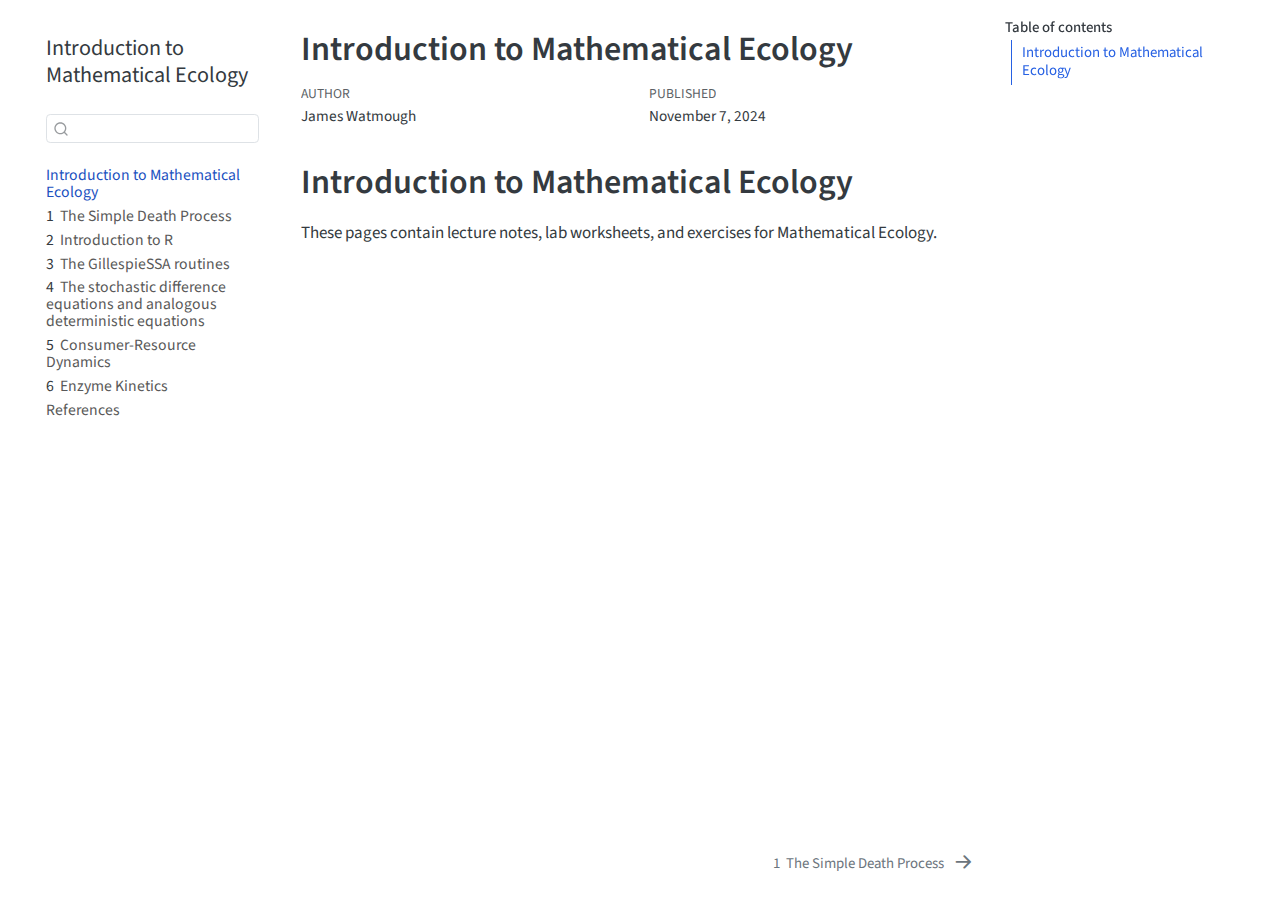
<file: docs/index.html>
<!DOCTYPE html>
<html xmlns="http://www.w3.org/1999/xhtml" lang="en" xml:lang="en"><head>

<meta charset="utf-8">
<meta name="generator" content="quarto-1.5.57">

<meta name="viewport" content="width=device-width, initial-scale=1.0, user-scalable=yes">

<meta name="author" content="James Watmough">
<meta name="dcterms.date" content="2024-11-07">

<title>Introduction to Mathematical Ecology</title>
<style>
code{white-space: pre-wrap;}
span.smallcaps{font-variant: small-caps;}
div.columns{display: flex; gap: min(4vw, 1.5em);}
div.column{flex: auto; overflow-x: auto;}
div.hanging-indent{margin-left: 1.5em; text-indent: -1.5em;}
ul.task-list{list-style: none;}
ul.task-list li input[type="checkbox"] {
  width: 0.8em;
  margin: 0 0.8em 0.2em -1em; /* quarto-specific, see https://github.com/quarto-dev/quarto-cli/issues/4556 */ 
  vertical-align: middle;
}
</style>


<script src="site_libs/quarto-nav/quarto-nav.js"></script>
<script src="site_libs/quarto-nav/headroom.min.js"></script>
<script src="site_libs/clipboard/clipboard.min.js"></script>
<script src="site_libs/quarto-search/autocomplete.umd.js"></script>
<script src="site_libs/quarto-search/fuse.min.js"></script>
<script src="site_libs/quarto-search/quarto-search.js"></script>
<meta name="quarto:offset" content="./">
<link href="./lec01-BirthProcess.html" rel="next">
<script src="site_libs/quarto-html/quarto.js"></script>
<script src="site_libs/quarto-html/popper.min.js"></script>
<script src="site_libs/quarto-html/tippy.umd.min.js"></script>
<script src="site_libs/quarto-html/anchor.min.js"></script>
<link href="site_libs/quarto-html/tippy.css" rel="stylesheet">
<link href="site_libs/quarto-html/quarto-syntax-highlighting.css" rel="stylesheet" id="quarto-text-highlighting-styles">
<script src="site_libs/bootstrap/bootstrap.min.js"></script>
<link href="site_libs/bootstrap/bootstrap-icons.css" rel="stylesheet">
<link href="site_libs/bootstrap/bootstrap.min.css" rel="stylesheet" id="quarto-bootstrap" data-mode="light">
<script id="quarto-search-options" type="application/json">{
  "location": "sidebar",
  "copy-button": false,
  "collapse-after": 3,
  "panel-placement": "start",
  "type": "textbox",
  "limit": 50,
  "keyboard-shortcut": [
    "f",
    "/",
    "s"
  ],
  "show-item-context": false,
  "language": {
    "search-no-results-text": "No results",
    "search-matching-documents-text": "matching documents",
    "search-copy-link-title": "Copy link to search",
    "search-hide-matches-text": "Hide additional matches",
    "search-more-match-text": "more match in this document",
    "search-more-matches-text": "more matches in this document",
    "search-clear-button-title": "Clear",
    "search-text-placeholder": "",
    "search-detached-cancel-button-title": "Cancel",
    "search-submit-button-title": "Submit",
    "search-label": "Search"
  }
}</script>


</head>

<body class="nav-sidebar floating">

<div id="quarto-search-results"></div>
  <header id="quarto-header" class="headroom fixed-top">
  <nav class="quarto-secondary-nav">
    <div class="container-fluid d-flex">
      <button type="button" class="quarto-btn-toggle btn" data-bs-toggle="collapse" role="button" data-bs-target=".quarto-sidebar-collapse-item" aria-controls="quarto-sidebar" aria-expanded="false" aria-label="Toggle sidebar navigation" onclick="if (window.quartoToggleHeadroom) { window.quartoToggleHeadroom(); }">
        <i class="bi bi-layout-text-sidebar-reverse"></i>
      </button>
        <nav class="quarto-page-breadcrumbs" aria-label="breadcrumb"><ol class="breadcrumb"><li class="breadcrumb-item"><a href="./index.html">Introduction to Mathematical Ecology</a></li></ol></nav>
        <a class="flex-grow-1" role="navigation" data-bs-toggle="collapse" data-bs-target=".quarto-sidebar-collapse-item" aria-controls="quarto-sidebar" aria-expanded="false" aria-label="Toggle sidebar navigation" onclick="if (window.quartoToggleHeadroom) { window.quartoToggleHeadroom(); }">      
        </a>
      <button type="button" class="btn quarto-search-button" aria-label="Search" onclick="window.quartoOpenSearch();">
        <i class="bi bi-search"></i>
      </button>
    </div>
  </nav>
</header>
<!-- content -->
<div id="quarto-content" class="quarto-container page-columns page-rows-contents page-layout-article">
<!-- sidebar -->
  <nav id="quarto-sidebar" class="sidebar collapse collapse-horizontal quarto-sidebar-collapse-item sidebar-navigation floating overflow-auto">
    <div class="pt-lg-2 mt-2 text-left sidebar-header">
    <div class="sidebar-title mb-0 py-0">
      <a href="./">Introduction to Mathematical Ecology</a> 
    </div>
      </div>
        <div class="mt-2 flex-shrink-0 align-items-center">
        <div class="sidebar-search">
        <div id="quarto-search" class="" title="Search"></div>
        </div>
        </div>
    <div class="sidebar-menu-container"> 
    <ul class="list-unstyled mt-1">
        <li class="sidebar-item">
  <div class="sidebar-item-container"> 
  <a href="./index.html" class="sidebar-item-text sidebar-link active">
 <span class="menu-text">Introduction to Mathematical Ecology</span></a>
  </div>
</li>
        <li class="sidebar-item">
  <div class="sidebar-item-container"> 
  <a href="./lec01-BirthProcess.html" class="sidebar-item-text sidebar-link">
 <span class="menu-text"><span class="chapter-number">1</span>&nbsp; <span class="chapter-title">The Simple Death Process</span></span></a>
  </div>
</li>
        <li class="sidebar-item">
  <div class="sidebar-item-container"> 
  <a href="./00-lab-R-intro.html" class="sidebar-item-text sidebar-link">
 <span class="menu-text"><span class="chapter-number">2</span>&nbsp; <span class="chapter-title">Introduction to R</span></span></a>
  </div>
</li>
        <li class="sidebar-item">
  <div class="sidebar-item-container"> 
  <a href="./01-lab-BirthProcess.html" class="sidebar-item-text sidebar-link">
 <span class="menu-text"><span class="chapter-number">3</span>&nbsp; <span class="chapter-title">The GillespieSSA routines</span></span></a>
  </div>
</li>
        <li class="sidebar-item">
  <div class="sidebar-item-container"> 
  <a href="./02-lab-SDE.html" class="sidebar-item-text sidebar-link">
 <span class="menu-text"><span class="chapter-number">4</span>&nbsp; <span class="chapter-title">The stochastic difference equations and analogous deterministic equations</span></span></a>
  </div>
</li>
        <li class="sidebar-item">
  <div class="sidebar-item-container"> 
  <a href="./03-predprey.html" class="sidebar-item-text sidebar-link">
 <span class="menu-text"><span class="chapter-number">5</span>&nbsp; <span class="chapter-title">Consumer-Resource Dynamics</span></span></a>
  </div>
</li>
        <li class="sidebar-item">
  <div class="sidebar-item-container"> 
  <a href="./06-chemicalkinetics.html" class="sidebar-item-text sidebar-link">
 <span class="menu-text"><span class="chapter-number">6</span>&nbsp; <span class="chapter-title">Enzyme Kinetics</span></span></a>
  </div>
</li>
        <li class="sidebar-item">
  <div class="sidebar-item-container"> 
  <a href="./references.html" class="sidebar-item-text sidebar-link">
 <span class="menu-text">References</span></a>
  </div>
</li>
    </ul>
    </div>
</nav>
<div id="quarto-sidebar-glass" class="quarto-sidebar-collapse-item" data-bs-toggle="collapse" data-bs-target=".quarto-sidebar-collapse-item"></div>
<!-- margin-sidebar -->
    <div id="quarto-margin-sidebar" class="sidebar margin-sidebar">
        <nav id="TOC" role="doc-toc" class="toc-active">
    <h2 id="toc-title">Table of contents</h2>
   
  <ul>
  <li><a href="#introduction-to-mathematical-ecology" id="toc-introduction-to-mathematical-ecology" class="nav-link active" data-scroll-target="#introduction-to-mathematical-ecology">Introduction to Mathematical Ecology</a></li>
  </ul>
</nav>
    </div>
<!-- main -->
<main class="content" id="quarto-document-content">

<header id="title-block-header" class="quarto-title-block default">
<div class="quarto-title">
<h1 class="title">Introduction to Mathematical Ecology</h1>
</div>



<div class="quarto-title-meta">

    <div>
    <div class="quarto-title-meta-heading">Author</div>
    <div class="quarto-title-meta-contents">
             <p>James Watmough </p>
          </div>
  </div>
    
    <div>
    <div class="quarto-title-meta-heading">Published</div>
    <div class="quarto-title-meta-contents">
      <p class="date">November 7, 2024</p>
    </div>
  </div>
  
    
  </div>
  


</header>


<section id="introduction-to-mathematical-ecology" class="level1 unnumbered">
<h1 class="unnumbered">Introduction to Mathematical Ecology</h1>
<p>These pages contain lecture notes, lab worksheets, and exercises for Mathematical Ecology.</p>
<!--
My first lecture for the [3MC school on Mathematical Modelling in Biology](https://natural-sciences.nwu.ac.za/paa/3MC-School-BM/Program) covered material in [@sec-deathprocess] and the labs on R [@sec-lab-intro-to-R] and the GillespieSSA routines [@sec-lab-GillespieSSA].

The pdf presentation for my second and third lectures can be found [here](SASchool-II.pdf)

The pdf presentation for my fourth lectures can be found [here](SpatialModels-web.pdf)
-->


</section>

</main> <!-- /main -->
<script id="quarto-html-after-body" type="application/javascript">
window.document.addEventListener("DOMContentLoaded", function (event) {
  const toggleBodyColorMode = (bsSheetEl) => {
    const mode = bsSheetEl.getAttribute("data-mode");
    const bodyEl = window.document.querySelector("body");
    if (mode === "dark") {
      bodyEl.classList.add("quarto-dark");
      bodyEl.classList.remove("quarto-light");
    } else {
      bodyEl.classList.add("quarto-light");
      bodyEl.classList.remove("quarto-dark");
    }
  }
  const toggleBodyColorPrimary = () => {
    const bsSheetEl = window.document.querySelector("link#quarto-bootstrap");
    if (bsSheetEl) {
      toggleBodyColorMode(bsSheetEl);
    }
  }
  toggleBodyColorPrimary();  
  const icon = "";
  const anchorJS = new window.AnchorJS();
  anchorJS.options = {
    placement: 'right',
    icon: icon
  };
  anchorJS.add('.anchored');
  const isCodeAnnotation = (el) => {
    for (const clz of el.classList) {
      if (clz.startsWith('code-annotation-')) {                     
        return true;
      }
    }
    return false;
  }
  const onCopySuccess = function(e) {
    // button target
    const button = e.trigger;
    // don't keep focus
    button.blur();
    // flash "checked"
    button.classList.add('code-copy-button-checked');
    var currentTitle = button.getAttribute("title");
    button.setAttribute("title", "Copied!");
    let tooltip;
    if (window.bootstrap) {
      button.setAttribute("data-bs-toggle", "tooltip");
      button.setAttribute("data-bs-placement", "left");
      button.setAttribute("data-bs-title", "Copied!");
      tooltip = new bootstrap.Tooltip(button, 
        { trigger: "manual", 
          customClass: "code-copy-button-tooltip",
          offset: [0, -8]});
      tooltip.show();    
    }
    setTimeout(function() {
      if (tooltip) {
        tooltip.hide();
        button.removeAttribute("data-bs-title");
        button.removeAttribute("data-bs-toggle");
        button.removeAttribute("data-bs-placement");
      }
      button.setAttribute("title", currentTitle);
      button.classList.remove('code-copy-button-checked');
    }, 1000);
    // clear code selection
    e.clearSelection();
  }
  const getTextToCopy = function(trigger) {
      const codeEl = trigger.previousElementSibling.cloneNode(true);
      for (const childEl of codeEl.children) {
        if (isCodeAnnotation(childEl)) {
          childEl.remove();
        }
      }
      return codeEl.innerText;
  }
  const clipboard = new window.ClipboardJS('.code-copy-button:not([data-in-quarto-modal])', {
    text: getTextToCopy
  });
  clipboard.on('success', onCopySuccess);
  if (window.document.getElementById('quarto-embedded-source-code-modal')) {
    // For code content inside modals, clipBoardJS needs to be initialized with a container option
    // TODO: Check when it could be a function (https://github.com/zenorocha/clipboard.js/issues/860)
    const clipboardModal = new window.ClipboardJS('.code-copy-button[data-in-quarto-modal]', {
      text: getTextToCopy,
      container: window.document.getElementById('quarto-embedded-source-code-modal')
    });
    clipboardModal.on('success', onCopySuccess);
  }
    var localhostRegex = new RegExp(/^(?:http|https):\/\/localhost\:?[0-9]*\//);
    var mailtoRegex = new RegExp(/^mailto:/);
      var filterRegex = new RegExp('/' + window.location.host + '/');
    var isInternal = (href) => {
        return filterRegex.test(href) || localhostRegex.test(href) || mailtoRegex.test(href);
    }
    // Inspect non-navigation links and adorn them if external
 	var links = window.document.querySelectorAll('a[href]:not(.nav-link):not(.navbar-brand):not(.toc-action):not(.sidebar-link):not(.sidebar-item-toggle):not(.pagination-link):not(.no-external):not([aria-hidden]):not(.dropdown-item):not(.quarto-navigation-tool):not(.about-link)');
    for (var i=0; i<links.length; i++) {
      const link = links[i];
      if (!isInternal(link.href)) {
        // undo the damage that might have been done by quarto-nav.js in the case of
        // links that we want to consider external
        if (link.dataset.originalHref !== undefined) {
          link.href = link.dataset.originalHref;
        }
      }
    }
  function tippyHover(el, contentFn, onTriggerFn, onUntriggerFn) {
    const config = {
      allowHTML: true,
      maxWidth: 500,
      delay: 100,
      arrow: false,
      appendTo: function(el) {
          return el.parentElement;
      },
      interactive: true,
      interactiveBorder: 10,
      theme: 'quarto',
      placement: 'bottom-start',
    };
    if (contentFn) {
      config.content = contentFn;
    }
    if (onTriggerFn) {
      config.onTrigger = onTriggerFn;
    }
    if (onUntriggerFn) {
      config.onUntrigger = onUntriggerFn;
    }
    window.tippy(el, config); 
  }
  const noterefs = window.document.querySelectorAll('a[role="doc-noteref"]');
  for (var i=0; i<noterefs.length; i++) {
    const ref = noterefs[i];
    tippyHover(ref, function() {
      // use id or data attribute instead here
      let href = ref.getAttribute('data-footnote-href') || ref.getAttribute('href');
      try { href = new URL(href).hash; } catch {}
      const id = href.replace(/^#\/?/, "");
      const note = window.document.getElementById(id);
      if (note) {
        return note.innerHTML;
      } else {
        return "";
      }
    });
  }
  const xrefs = window.document.querySelectorAll('a.quarto-xref');
  const processXRef = (id, note) => {
    // Strip column container classes
    const stripColumnClz = (el) => {
      el.classList.remove("page-full", "page-columns");
      if (el.children) {
        for (const child of el.children) {
          stripColumnClz(child);
        }
      }
    }
    stripColumnClz(note)
    if (id === null || id.startsWith('sec-')) {
      // Special case sections, only their first couple elements
      const container = document.createElement("div");
      if (note.children && note.children.length > 2) {
        container.appendChild(note.children[0].cloneNode(true));
        for (let i = 1; i < note.children.length; i++) {
          const child = note.children[i];
          if (child.tagName === "P" && child.innerText === "") {
            continue;
          } else {
            container.appendChild(child.cloneNode(true));
            break;
          }
        }
        if (window.Quarto?.typesetMath) {
          window.Quarto.typesetMath(container);
        }
        return container.innerHTML
      } else {
        if (window.Quarto?.typesetMath) {
          window.Quarto.typesetMath(note);
        }
        return note.innerHTML;
      }
    } else {
      // Remove any anchor links if they are present
      const anchorLink = note.querySelector('a.anchorjs-link');
      if (anchorLink) {
        anchorLink.remove();
      }
      if (window.Quarto?.typesetMath) {
        window.Quarto.typesetMath(note);
      }
      // TODO in 1.5, we should make sure this works without a callout special case
      if (note.classList.contains("callout")) {
        return note.outerHTML;
      } else {
        return note.innerHTML;
      }
    }
  }
  for (var i=0; i<xrefs.length; i++) {
    const xref = xrefs[i];
    tippyHover(xref, undefined, function(instance) {
      instance.disable();
      let url = xref.getAttribute('href');
      let hash = undefined; 
      if (url.startsWith('#')) {
        hash = url;
      } else {
        try { hash = new URL(url).hash; } catch {}
      }
      if (hash) {
        const id = hash.replace(/^#\/?/, "");
        const note = window.document.getElementById(id);
        if (note !== null) {
          try {
            const html = processXRef(id, note.cloneNode(true));
            instance.setContent(html);
          } finally {
            instance.enable();
            instance.show();
          }
        } else {
          // See if we can fetch this
          fetch(url.split('#')[0])
          .then(res => res.text())
          .then(html => {
            const parser = new DOMParser();
            const htmlDoc = parser.parseFromString(html, "text/html");
            const note = htmlDoc.getElementById(id);
            if (note !== null) {
              const html = processXRef(id, note);
              instance.setContent(html);
            } 
          }).finally(() => {
            instance.enable();
            instance.show();
          });
        }
      } else {
        // See if we can fetch a full url (with no hash to target)
        // This is a special case and we should probably do some content thinning / targeting
        fetch(url)
        .then(res => res.text())
        .then(html => {
          const parser = new DOMParser();
          const htmlDoc = parser.parseFromString(html, "text/html");
          const note = htmlDoc.querySelector('main.content');
          if (note !== null) {
            // This should only happen for chapter cross references
            // (since there is no id in the URL)
            // remove the first header
            if (note.children.length > 0 && note.children[0].tagName === "HEADER") {
              note.children[0].remove();
            }
            const html = processXRef(null, note);
            instance.setContent(html);
          } 
        }).finally(() => {
          instance.enable();
          instance.show();
        });
      }
    }, function(instance) {
    });
  }
      let selectedAnnoteEl;
      const selectorForAnnotation = ( cell, annotation) => {
        let cellAttr = 'data-code-cell="' + cell + '"';
        let lineAttr = 'data-code-annotation="' +  annotation + '"';
        const selector = 'span[' + cellAttr + '][' + lineAttr + ']';
        return selector;
      }
      const selectCodeLines = (annoteEl) => {
        const doc = window.document;
        const targetCell = annoteEl.getAttribute("data-target-cell");
        const targetAnnotation = annoteEl.getAttribute("data-target-annotation");
        const annoteSpan = window.document.querySelector(selectorForAnnotation(targetCell, targetAnnotation));
        const lines = annoteSpan.getAttribute("data-code-lines").split(",");
        const lineIds = lines.map((line) => {
          return targetCell + "-" + line;
        })
        let top = null;
        let height = null;
        let parent = null;
        if (lineIds.length > 0) {
            //compute the position of the single el (top and bottom and make a div)
            const el = window.document.getElementById(lineIds[0]);
            top = el.offsetTop;
            height = el.offsetHeight;
            parent = el.parentElement.parentElement;
          if (lineIds.length > 1) {
            const lastEl = window.document.getElementById(lineIds[lineIds.length - 1]);
            const bottom = lastEl.offsetTop + lastEl.offsetHeight;
            height = bottom - top;
          }
          if (top !== null && height !== null && parent !== null) {
            // cook up a div (if necessary) and position it 
            let div = window.document.getElementById("code-annotation-line-highlight");
            if (div === null) {
              div = window.document.createElement("div");
              div.setAttribute("id", "code-annotation-line-highlight");
              div.style.position = 'absolute';
              parent.appendChild(div);
            }
            div.style.top = top - 2 + "px";
            div.style.height = height + 4 + "px";
            div.style.left = 0;
            let gutterDiv = window.document.getElementById("code-annotation-line-highlight-gutter");
            if (gutterDiv === null) {
              gutterDiv = window.document.createElement("div");
              gutterDiv.setAttribute("id", "code-annotation-line-highlight-gutter");
              gutterDiv.style.position = 'absolute';
              const codeCell = window.document.getElementById(targetCell);
              const gutter = codeCell.querySelector('.code-annotation-gutter');
              gutter.appendChild(gutterDiv);
            }
            gutterDiv.style.top = top - 2 + "px";
            gutterDiv.style.height = height + 4 + "px";
          }
          selectedAnnoteEl = annoteEl;
        }
      };
      const unselectCodeLines = () => {
        const elementsIds = ["code-annotation-line-highlight", "code-annotation-line-highlight-gutter"];
        elementsIds.forEach((elId) => {
          const div = window.document.getElementById(elId);
          if (div) {
            div.remove();
          }
        });
        selectedAnnoteEl = undefined;
      };
        // Handle positioning of the toggle
    window.addEventListener(
      "resize",
      throttle(() => {
        elRect = undefined;
        if (selectedAnnoteEl) {
          selectCodeLines(selectedAnnoteEl);
        }
      }, 10)
    );
    function throttle(fn, ms) {
    let throttle = false;
    let timer;
      return (...args) => {
        if(!throttle) { // first call gets through
            fn.apply(this, args);
            throttle = true;
        } else { // all the others get throttled
            if(timer) clearTimeout(timer); // cancel #2
            timer = setTimeout(() => {
              fn.apply(this, args);
              timer = throttle = false;
            }, ms);
        }
      };
    }
      // Attach click handler to the DT
      const annoteDls = window.document.querySelectorAll('dt[data-target-cell]');
      for (const annoteDlNode of annoteDls) {
        annoteDlNode.addEventListener('click', (event) => {
          const clickedEl = event.target;
          if (clickedEl !== selectedAnnoteEl) {
            unselectCodeLines();
            const activeEl = window.document.querySelector('dt[data-target-cell].code-annotation-active');
            if (activeEl) {
              activeEl.classList.remove('code-annotation-active');
            }
            selectCodeLines(clickedEl);
            clickedEl.classList.add('code-annotation-active');
          } else {
            // Unselect the line
            unselectCodeLines();
            clickedEl.classList.remove('code-annotation-active');
          }
        });
      }
  const findCites = (el) => {
    const parentEl = el.parentElement;
    if (parentEl) {
      const cites = parentEl.dataset.cites;
      if (cites) {
        return {
          el,
          cites: cites.split(' ')
        };
      } else {
        return findCites(el.parentElement)
      }
    } else {
      return undefined;
    }
  };
  var bibliorefs = window.document.querySelectorAll('a[role="doc-biblioref"]');
  for (var i=0; i<bibliorefs.length; i++) {
    const ref = bibliorefs[i];
    const citeInfo = findCites(ref);
    if (citeInfo) {
      tippyHover(citeInfo.el, function() {
        var popup = window.document.createElement('div');
        citeInfo.cites.forEach(function(cite) {
          var citeDiv = window.document.createElement('div');
          citeDiv.classList.add('hanging-indent');
          citeDiv.classList.add('csl-entry');
          var biblioDiv = window.document.getElementById('ref-' + cite);
          if (biblioDiv) {
            citeDiv.innerHTML = biblioDiv.innerHTML;
          }
          popup.appendChild(citeDiv);
        });
        return popup.innerHTML;
      });
    }
  }
});
</script>
<nav class="page-navigation">
  <div class="nav-page nav-page-previous">
  </div>
  <div class="nav-page nav-page-next">
      <a href="./lec01-BirthProcess.html" class="pagination-link" aria-label="The Simple Death Process">
        <span class="nav-page-text"><span class="chapter-number">1</span>&nbsp; <span class="chapter-title">The Simple Death Process</span></span> <i class="bi bi-arrow-right-short"></i>
      </a>
  </div>
</nav>
</div> <!-- /content -->




</body></html>
</file>
<file: docs/site_libs/quarto-html/tippy.css>
.tippy-box[data-animation=fade][data-state=hidden]{opacity:0}[data-tippy-root]{max-width:calc(100vw - 10px)}.tippy-box{position:relative;background-color:#333;color:#fff;border-radius:4px;font-size:14px;line-height:1.4;white-space:normal;outline:0;transition-property:transform,visibility,opacity}.tippy-box[data-placement^=top]>.tippy-arrow{bottom:0}.tippy-box[data-placement^=top]>.tippy-arrow:before{bottom:-7px;left:0;border-width:8px 8px 0;border-top-color:initial;transform-origin:center top}.tippy-box[data-placement^=bottom]>.tippy-arrow{top:0}.tippy-box[data-placement^=bottom]>.tippy-arrow:before{top:-7px;left:0;border-width:0 8px 8px;border-bottom-color:initial;transform-origin:center bottom}.tippy-box[data-placement^=left]>.tippy-arrow{right:0}.tippy-box[data-placement^=left]>.tippy-arrow:before{border-width:8px 0 8px 8px;border-left-color:initial;right:-7px;transform-origin:center left}.tippy-box[data-placement^=right]>.tippy-arrow{left:0}.tippy-box[data-placement^=right]>.tippy-arrow:before{left:-7px;border-width:8px 8px 8px 0;border-right-color:initial;transform-origin:center right}.tippy-box[data-inertia][data-state=visible]{transition-timing-function:cubic-bezier(.54,1.5,.38,1.11)}.tippy-arrow{width:16px;height:16px;color:#333}.tippy-arrow:before{content:"";position:absolute;border-color:transparent;border-style:solid}.tippy-content{position:relative;padding:5px 9px;z-index:1}
</file>
<file: docs/site_libs/quarto-html/quarto-syntax-highlighting.css>
/* quarto syntax highlight colors */
:root {
  --quarto-hl-ot-color: #003B4F;
  --quarto-hl-at-color: #657422;
  --quarto-hl-ss-color: #20794D;
  --quarto-hl-an-color: #5E5E5E;
  --quarto-hl-fu-color: #4758AB;
  --quarto-hl-st-color: #20794D;
  --quarto-hl-cf-color: #003B4F;
  --quarto-hl-op-color: #5E5E5E;
  --quarto-hl-er-color: #AD0000;
  --quarto-hl-bn-color: #AD0000;
  --quarto-hl-al-color: #AD0000;
  --quarto-hl-va-color: #111111;
  --quarto-hl-bu-color: inherit;
  --quarto-hl-ex-color: inherit;
  --quarto-hl-pp-color: #AD0000;
  --quarto-hl-in-color: #5E5E5E;
  --quarto-hl-vs-color: #20794D;
  --quarto-hl-wa-color: #5E5E5E;
  --quarto-hl-do-color: #5E5E5E;
  --quarto-hl-im-color: #00769E;
  --quarto-hl-ch-color: #20794D;
  --quarto-hl-dt-color: #AD0000;
  --quarto-hl-fl-color: #AD0000;
  --quarto-hl-co-color: #5E5E5E;
  --quarto-hl-cv-color: #5E5E5E;
  --quarto-hl-cn-color: #8f5902;
  --quarto-hl-sc-color: #5E5E5E;
  --quarto-hl-dv-color: #AD0000;
  --quarto-hl-kw-color: #003B4F;
}

/* other quarto variables */
:root {
  --quarto-font-monospace: SFMono-Regular, Menlo, Monaco, Consolas, "Liberation Mono", "Courier New", monospace;
}

pre > code.sourceCode > span {
  color: #003B4F;
}

code span {
  color: #003B4F;
}

code.sourceCode > span {
  color: #003B4F;
}

div.sourceCode,
div.sourceCode pre.sourceCode {
  color: #003B4F;
}

code span.ot {
  color: #003B4F;
  font-style: inherit;
}

code span.at {
  color: #657422;
  font-style: inherit;
}

code span.ss {
  color: #20794D;
  font-style: inherit;
}

code span.an {
  color: #5E5E5E;
  font-style: inherit;
}

code span.fu {
  color: #4758AB;
  font-style: inherit;
}

code span.st {
  color: #20794D;
  font-style: inherit;
}

code span.cf {
  color: #003B4F;
  font-weight: bold;
  font-style: inherit;
}

code span.op {
  color: #5E5E5E;
  font-style: inherit;
}

code span.er {
  color: #AD0000;
  font-style: inherit;
}

code span.bn {
  color: #AD0000;
  font-style: inherit;
}

code span.al {
  color: #AD0000;
  font-style: inherit;
}

code span.va {
  color: #111111;
  font-style: inherit;
}

code span.bu {
  font-style: inherit;
}

code span.ex {
  font-style: inherit;
}

code span.pp {
  color: #AD0000;
  font-style: inherit;
}

code span.in {
  color: #5E5E5E;
  font-style: inherit;
}

code span.vs {
  color: #20794D;
  font-style: inherit;
}

code span.wa {
  color: #5E5E5E;
  font-style: italic;
}

code span.do {
  color: #5E5E5E;
  font-style: italic;
}

code span.im {
  color: #00769E;
  font-style: inherit;
}

code span.ch {
  color: #20794D;
  font-style: inherit;
}

code span.dt {
  color: #AD0000;
  font-style: inherit;
}

code span.fl {
  color: #AD0000;
  font-style: inherit;
}

code span.co {
  color: #5E5E5E;
  font-style: inherit;
}

code span.cv {
  color: #5E5E5E;
  font-style: italic;
}

code span.cn {
  color: #8f5902;
  font-style: inherit;
}

code span.sc {
  color: #5E5E5E;
  font-style: inherit;
}

code span.dv {
  color: #AD0000;
  font-style: inherit;
}

code span.kw {
  color: #003B4F;
  font-weight: bold;
  font-style: inherit;
}

.prevent-inlining {
  content: "</";
}

/*# sourceMappingURL=debc5d5d77c3f9108843748ff7464032.css.map */
</file>
